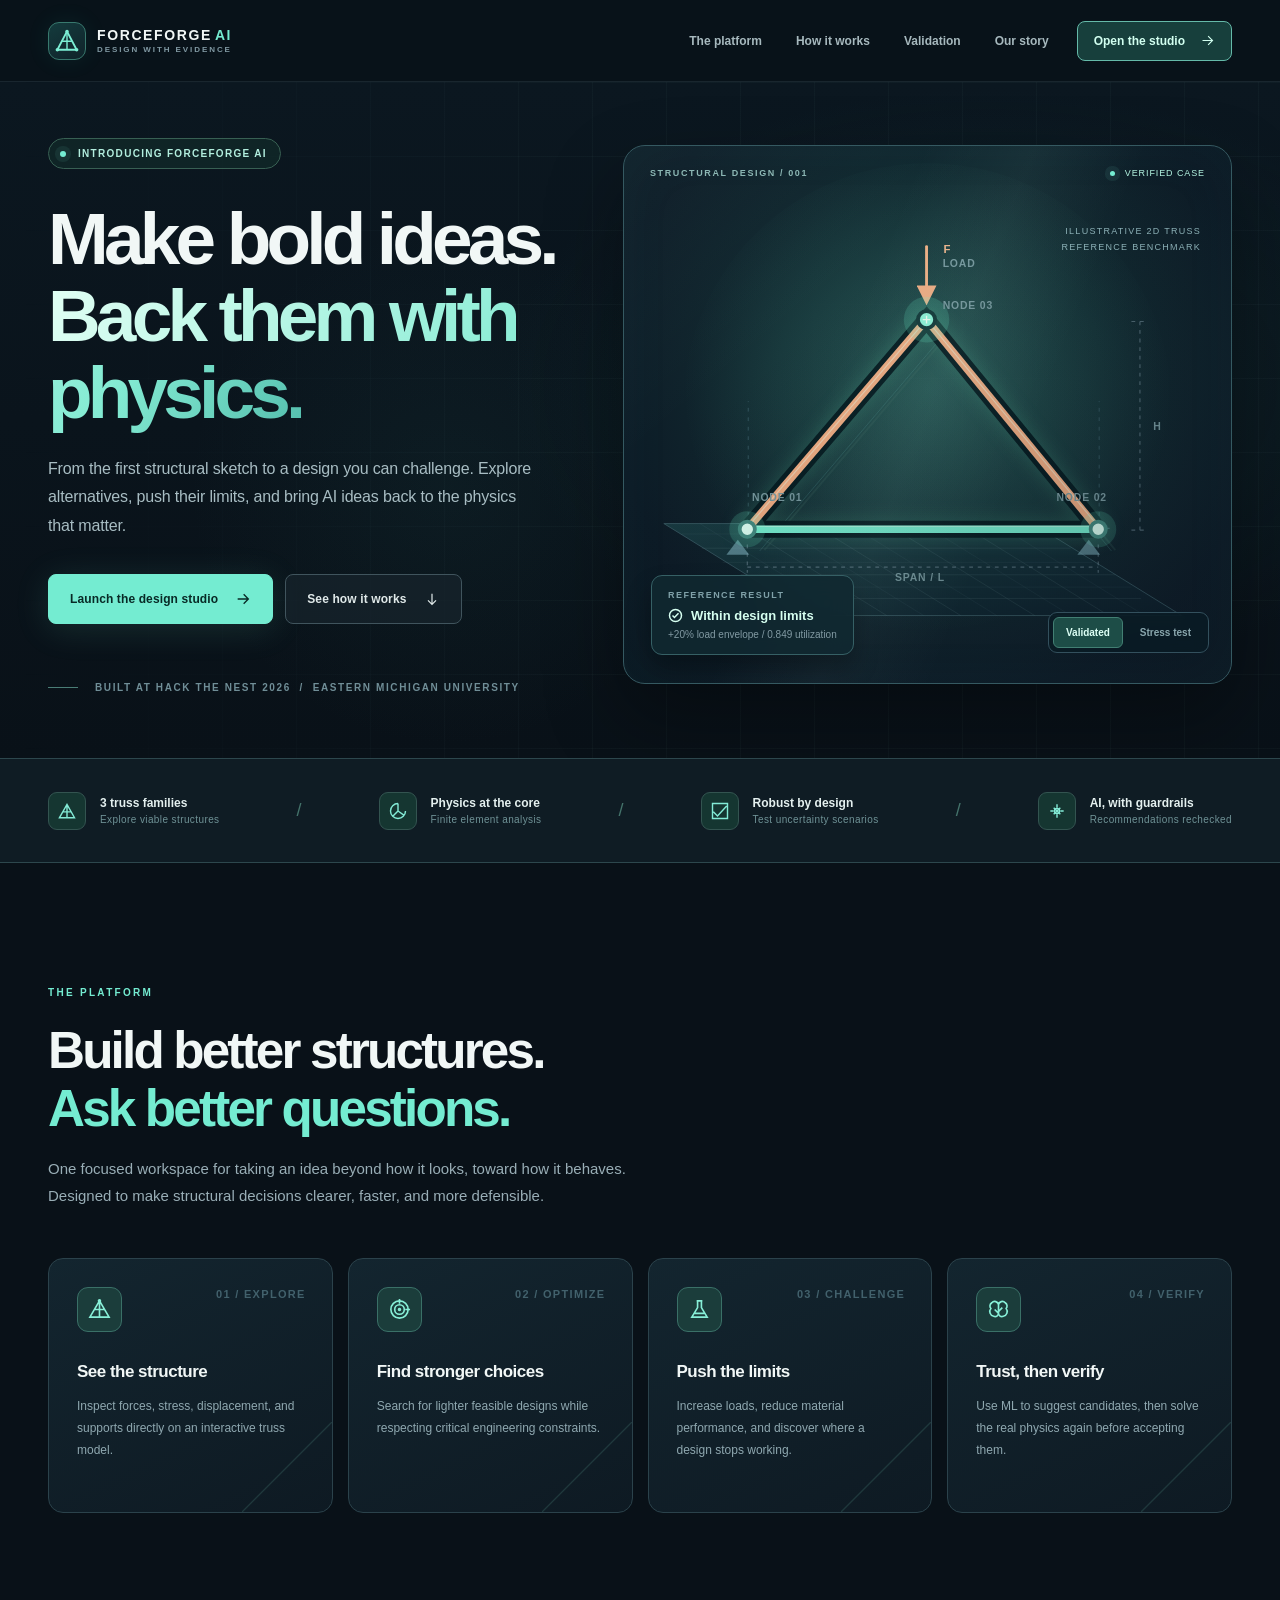
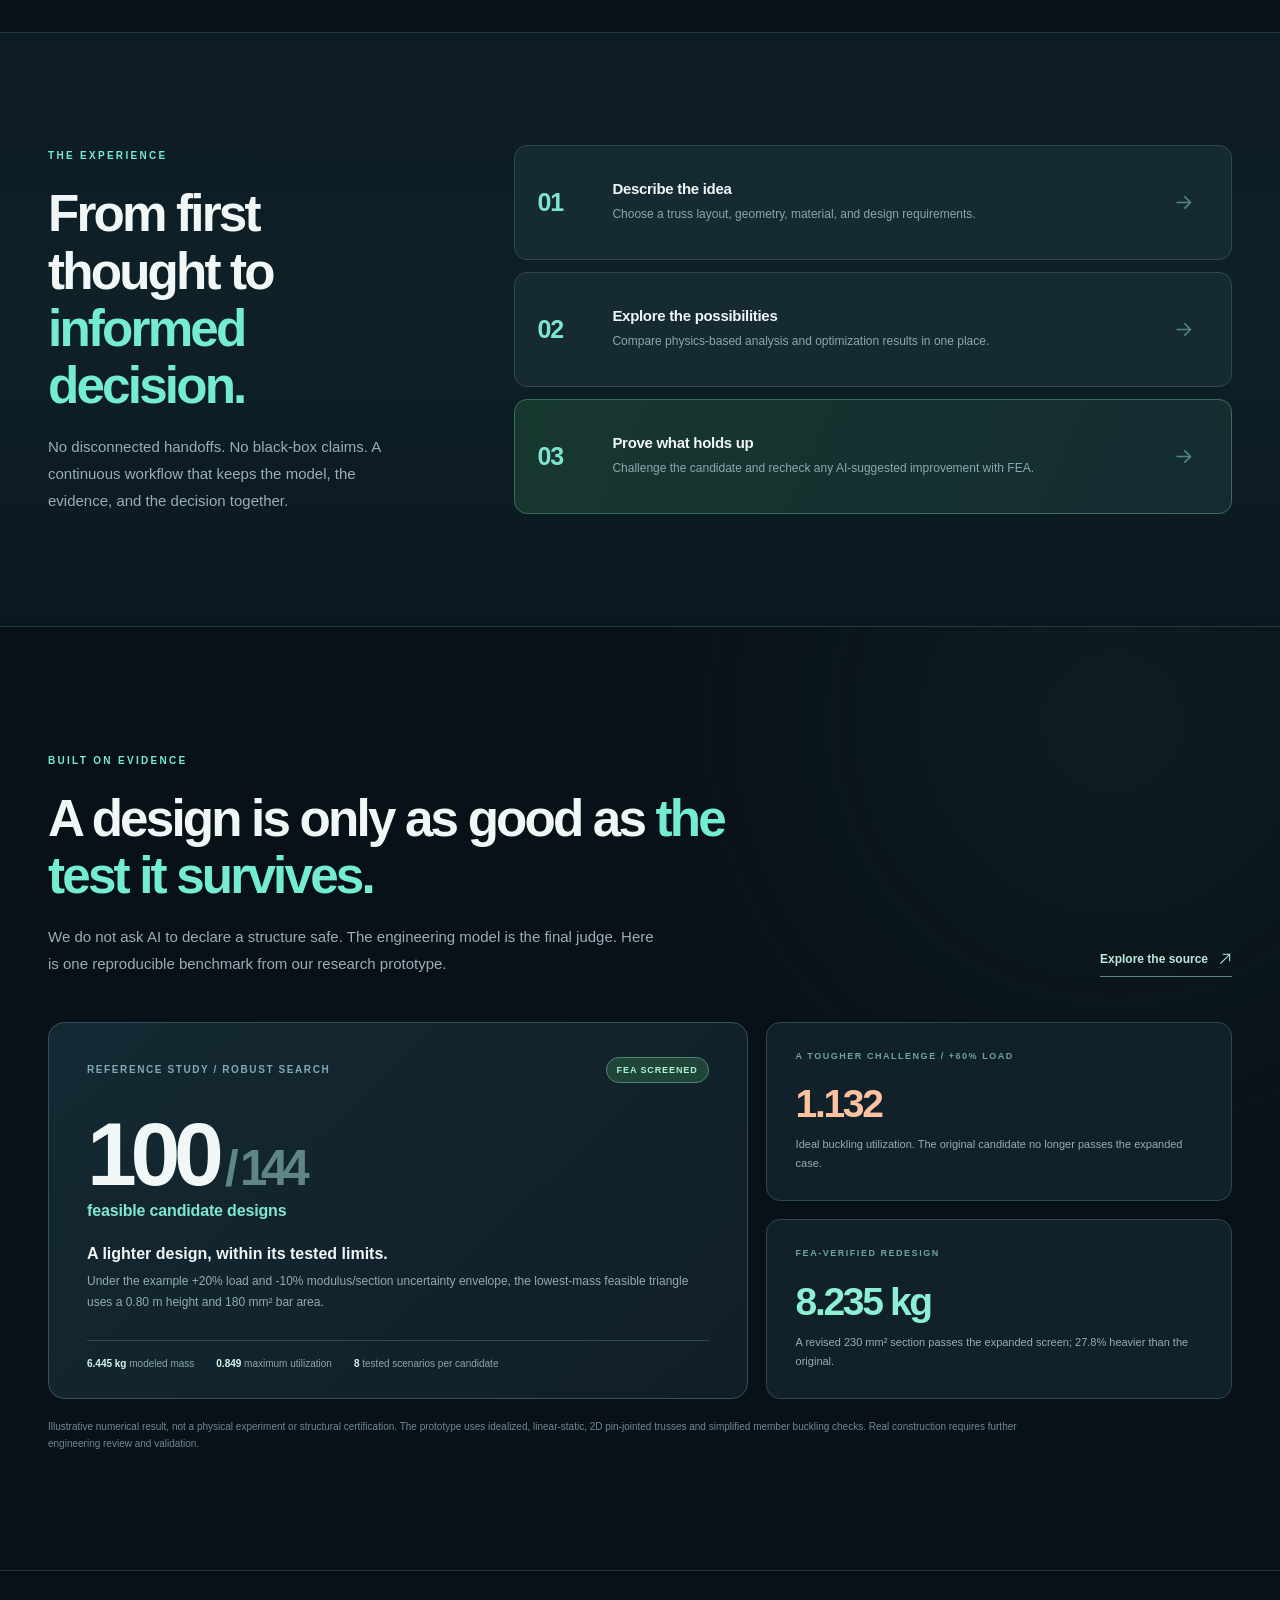
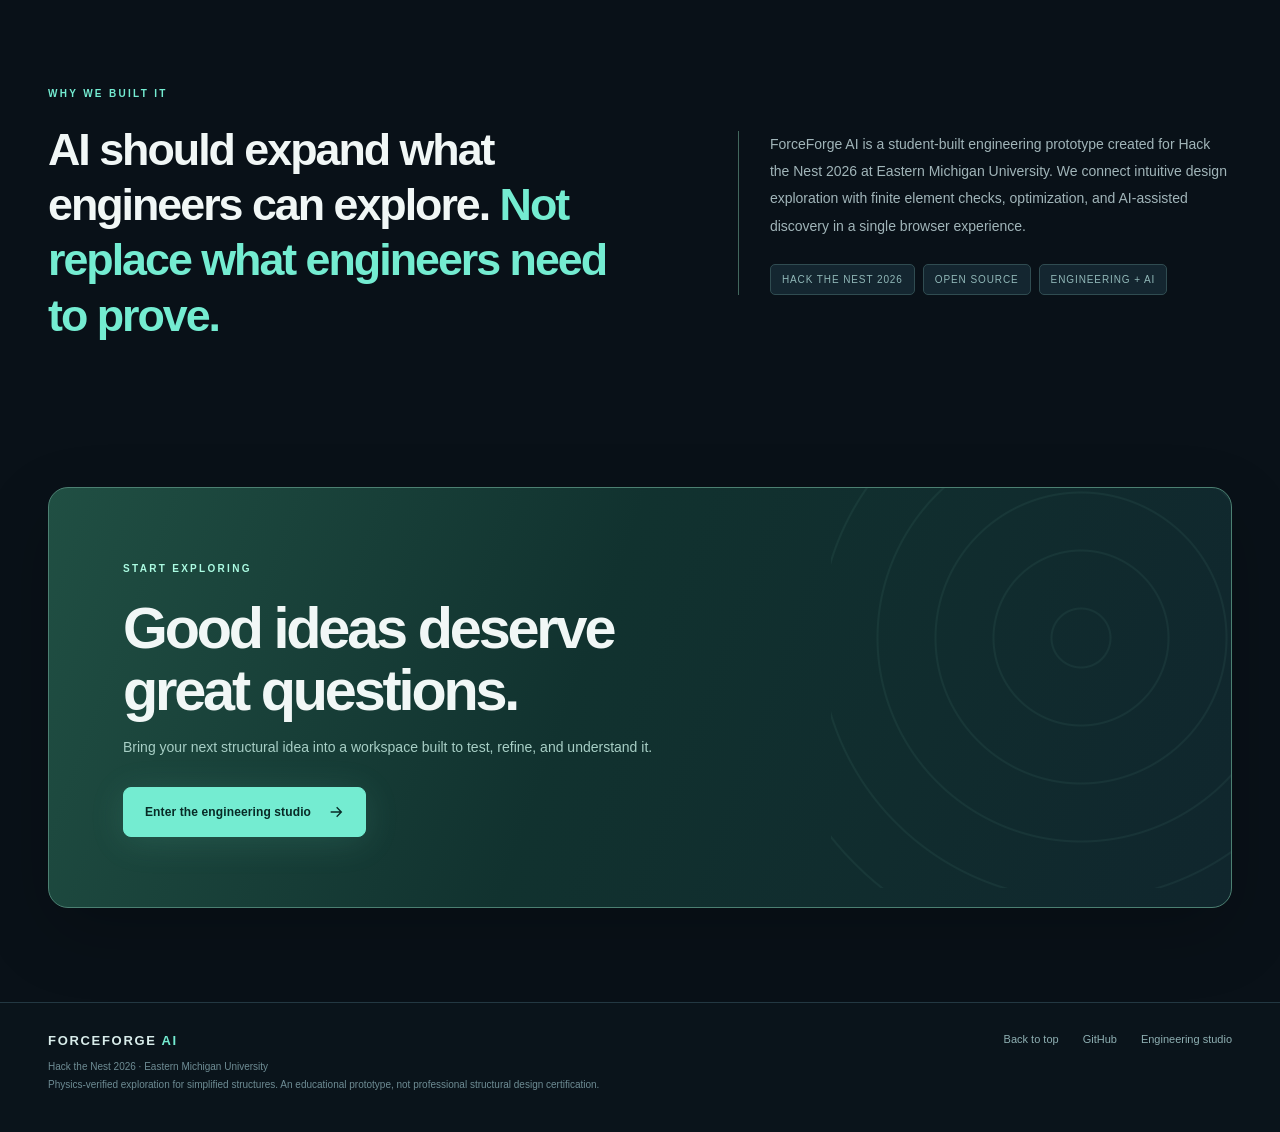
<file: landing/v0.1.html>
<!DOCTYPE html>
<html lang="en">
<head>
<meta charset="utf-8">
<meta name="viewport" content="width=device-width, initial-scale=1, viewport-fit=cover">
<meta name="theme-color" content="#091118">
<meta name="description" content="ForceForge AI is a physics-verified design studio for exploring, optimizing and challenging truss structures. AI proposes. Physics decides.">
<meta property="og:title" content="ForceForge AI | Design with evidence">
<meta property="og:description" content="From structural intuition to physics-verified design. Explore the ForceForge AI engineering studio.">
<title>ForceForge AI | Make bold ideas. Back them with physics.</title>
<style>
:root{color-scheme:dark;--bg:#091118;--bg-2:#0c1820;--surface:#11212a;--surface-2:#142731;--stroke:#29404a;--line:#213740;--ink:#f1f7f6;--pale:#d8e4e5;--muted:#8fa5ab;--mint:#74ecd1;--mint-2:#b0ffe8;--mint-dark:#17433e;--orange:#f4b082;font-family:Inter,-apple-system,BlinkMacSystemFont,"Segoe UI",Arial,sans-serif;font-synthesis:none}
*{box-sizing:border-box}
html{scroll-behavior:smooth;scroll-padding-top:94px}
body{margin:0;min-width:320px;background:var(--bg);color:var(--ink);overflow-x:hidden}
body::selection{background:#75edd3;color:#07231d}
a{text-decoration:none;color:inherit}button{font:inherit;cursor:pointer}button:focus-visible,a:focus-visible{outline:2px solid var(--mint);outline-offset:5px}svg{display:block}
.container{width:min(100% - 96px,1252px);margin-inline:auto}
.eyebrow{font-size:10px;letter-spacing:.23em;font-weight:800;color:var(--mint);text-transform:uppercase}
.dot{width:7px;height:7px;display:inline-block;background:var(--mint);border-radius:50%;box-shadow:0 0 0 5px #76edcd13}
.skip{position:fixed;left:14px;top:-70px;background:var(--mint);color:var(--bg);z-index:100;padding:12px 18px;border-radius:5px}.skip:focus{top:12px}
/* navigation */
.site-header{height:82px;position:sticky;top:0;z-index:30;background:#09131bd9;border-bottom:1px solid #31414b70;backdrop-filter:blur(18px);-webkit-backdrop-filter:blur(18px)}
.header-inner{height:100%;display:flex;align-items:center;gap:28px}.brand{display:inline-flex;align-items:center;gap:11px;flex:none}.brand-mark{width:38px;height:38px;border-radius:11px;border:1px solid #38796e;background:linear-gradient(150deg,#143b3d,#10232a);display:grid;place-items:center;box-shadow:0 0 25px #39e1c114}.brand-mark svg{width:28px;height:28px}.brand-wordmark{display:flex;flex-direction:column;gap:2px}.brand-wordmark strong{font-size:14px;letter-spacing:.115em;font-weight:850;white-space:nowrap}.brand-wordmark strong span{color:var(--mint);margin-left:3px}.brand-wordmark small{font-size:8px;letter-spacing:.24em;color:#8199a3;font-weight:760}.main-nav{display:flex;align-items:center;gap:34px;margin-left:auto}.main-nav a{font-size:12px;color:#a7b9be;font-weight:610;transition:color .2s;white-space:nowrap}.main-nav a:hover{color:var(--mint)}.main-nav .mobile-launch{display:none}.nav-cta{display:inline-flex;align-items:center;justify-content:center;gap:15px;font-size:12px;font-weight:750;border:1px solid #65baa9;background:#173f3c;color:#d2fff0;border-radius:8px;height:40px;padding:0 16px;white-space:nowrap;transition:background .2s,transform .2s}.nav-cta:hover{background:#23584f;transform:translateY(-1px)}.nav-cta svg{width:15px;height:15px}.menu-toggle{display:none;color:var(--pale);background:none;border:1px solid #38505a;border-radius:8px;width:40px;height:40px;align-items:center;justify-content:center;margin-left:auto}.menu-toggle svg{width:18px;height:18px}
/* hero */
.hero{position:relative;isolation:isolate;overflow:hidden;background:radial-gradient(ellipse 47% 55% at 77% 45%,#123d3d50,transparent 80%),linear-gradient(180deg,#0b1720 0%,#091118 100%)}
.hero:before{content:"";position:absolute;inset:0;z-index:-1;background-image:linear-gradient(#82b3b40b 1px,transparent 1px),linear-gradient(90deg,#82b3b40b 1px,transparent 1px);background-size:74px 74px;mask-image:linear-gradient(90deg,transparent 0%,black 45%,black 100%)}
.hero:after{content:"";position:absolute;inset:0;z-index:-1;background:radial-gradient(circle at 35% 60%,#2767631a,transparent 28%);pointer-events:none}
.hero-inner{min-height:676px;display:grid;grid-template-columns:.95fr 1.05fr;align-items:center;gap:24px;padding-top:54px;padding-bottom:65px}
.hero-copy{position:relative;z-index:2;padding-top:2px}.hero-kicker{display:inline-flex;align-items:center;gap:12px;border:1px solid #386053;background:#14322d86;border-radius:99px;padding:9px 13px 9px 11px;font-size:10px;font-weight:730;letter-spacing:.13em;color:#b2eede}.hero-kicker .dot{width:6px;height:6px}
h1{font-size:clamp(49px,5.7vw,80px);line-height:1.055;letter-spacing:-.066em;font-weight:760;margin:32px 0 23px;max-width:710px}h1 span{background:linear-gradient(120deg,#e2fff4,#84ebd3 72%,#55bfae);color:transparent;background-clip:text;-webkit-background-clip:text}
.hero-description{max-width:490px;font-size:16px;line-height:1.78;color:#a8bdc3;letter-spacing:-.01em;margin:0}
.hero-actions{display:flex;gap:12px;align-items:center;flex-wrap:wrap;margin-top:34px}.button{display:inline-flex;align-items:center;justify-content:center;gap:17px;min-height:50px;padding:0 21px;border-radius:8px;font-size:12px;font-weight:760;letter-spacing:.01em;transition:transform .2s,background .2s,border-color .2s}.button:hover{transform:translateY(-2px)}.button.primary{background:var(--mint);color:#082a26;border:1px solid var(--mint);box-shadow:0 5px 35px #74ecd120}.button.primary:hover{background:#a0ffe8}.button.secondary{background:#17242db3;border:1px solid #40545d;color:#e0e9e9}.button.secondary:hover{background:#22333c;border-color:#698b8b}.button .arrow{width:16px;height:16px;flex:none}
.hero-meta{display:flex;align-items:center;gap:17px;margin-top:58px}.meta-line{width:30px;height:1px;background:#4a7d76}.hero-meta p{font-size:10px;letter-spacing:.16em;font-weight:740;color:#708e97;margin:0;text-transform:uppercase}
.hero-art{position:relative;min-width:0;display:flex;justify-content:flex-end}.visual-shell{width:100%;max-width:641px;aspect-ratio:1.13;position:relative;overflow:hidden;background:radial-gradient(circle at 52% 42%,#204b4b9c 0%,#122c32 36%,#0d1b26 74%,#0b1821 100%);border:1px solid #355961;border-radius:22px;box-shadow:0 34px 80px #0005,inset 0 0 60px #4bc1ae0b;isolation:isolate}
.visual-shell:before{content:"";position:absolute;inset:0;background:linear-gradient(140deg,#b0ffeb0a,transparent 31%,#0e18244d 100%);pointer-events:none;z-index:4}.visual-shell:after{content:"";position:absolute;inset:-120%;background:linear-gradient(112deg,transparent 46%,#bcffed0d 50%,transparent 54%);animation:sweep 11s linear infinite;pointer-events:none;z-index:3}
.visual-topline{position:absolute;top:22px;left:26px;right:26px;display:flex;justify-content:space-between;align-items:center;z-index:7}.visual-label{font-size:9px;font-weight:800;letter-spacing:.18em;color:#8db8b5}.visual-status{font-size:9px;letter-spacing:.1em;color:#b4f5e2;display:flex;align-items:center;gap:10px}.visual-status .dot{width:5px;height:5px}
.structure{width:100%;height:100%;position:absolute;inset:0;z-index:1}.structure .truss-edge{stroke:#76edcf;stroke-width:8;stroke-linecap:round;transition:stroke .55s,filter .55s}.structure .edge-ghost{stroke:#071d22;stroke-width:18;stroke-linecap:round}.structure .edge-warm{stroke:#f0ad83}.structure .core-node{fill:#dcfff2;stroke:#438b80;stroke-width:4}.structure .inner-node{fill:#8ff4d8;stroke:#143a3a;stroke-width:4}.structure .node-halo{fill:#69efcc2c}.structure .load-arrow{stroke:#f1b186;stroke-width:3;stroke-linecap:round}.structure .load-label{fill:#eeb58c;font:700 12px Inter,Arial,sans-serif;letter-spacing:.1em}.structure .drawing-label{fill:#78999f;font:600 11px Inter,Arial,sans-serif;letter-spacing:.08em}.structure .terrain{stroke:#496e76;stroke-width:1;opacity:.44}.structure .grid-heavy{stroke:#597b80;opacity:.22}.structure .grid-soft{stroke:#597b80;opacity:.12}.structure .bracket{stroke:#718a97;stroke-width:1.2;fill:none;stroke-dasharray:4 5;opacity:.64}.truss-main{filter:drop-shadow(0 0 10px #6becb633)}
.visual-sticker{position:absolute;z-index:6;left:27px;bottom:28px;border:1px solid #366065;background:#112831df;backdrop-filter:blur(12px);border-radius:11px;padding:14px 16px;min-width:194px;box-shadow:0 14px 25px #0004}.sticker-label{font-size:9px;letter-spacing:.16em;font-weight:750;color:#80a1a9}.sticker-state{display:flex;align-items:center;gap:8px;margin-top:8px;font-size:13px;font-weight:750;color:#d6fff0}.sticker-state svg{height:15px;width:15px}.sticker-sub{font-size:10px;color:#839ba4;margin:6px 0 0}.visual-shell[data-case="challenge"] .truss-edge.edge-warm{stroke:#ee846f;filter:drop-shadow(0 0 5px #ed81666b)}.visual-shell[data-case="challenge"] .sticker-state{color:#ffc29b}.visual-shell[data-case="challenge"] .visual-status{color:#ffbe94}.visual-shell[data-case="challenge"] .visual-status .dot{background:var(--orange)}.visual-shell[data-case="challenge"] .visual-sticker{border-color:#9b655d}.visual-shell[data-case="challenge"] .scene-pass{display:none}.visual-shell:not([data-case="challenge"]) .scene-fail{display:none}.visual-shell[data-case="challenge"] .member-risk{stroke:#f08d77}
.visual-controls{position:absolute;right:22px;bottom:30px;z-index:8;display:flex;gap:4px;border:1px solid #33505d;border-radius:9px;background:#091b24c7;padding:4px;backdrop-filter:blur(8px)}.visual-controls button{border:1px solid transparent;background:transparent;color:#8aa7ae;border-radius:6px;padding:9px 12px;font-size:10px;font-weight:720;white-space:nowrap}.visual-controls button[aria-pressed="true"]{color:#ddfff5;background:#1d4d47;border-color:#427f73}.visual-controls button:hover{color:#e8fff8}.visual-edge-caption{position:absolute;z-index:7;top:77px;right:30px;font-size:9px;letter-spacing:.14em;color:#8cb0b6;text-align:right;line-height:1.8}
/* proof ticker */
.signal-strip{border-block:1px solid #2d474d;background:#0f1c24}.signals{min-height:103px;display:flex;align-items:center;justify-content:space-between;gap:30px}.signal{display:flex;align-items:center;gap:14px}.signal-icon{height:38px;width:38px;display:grid;place-items:center;border:1px solid #335450;background:#153631;border-radius:9px;color:#83ebd6}.signal-icon svg{width:20px;height:20px}.signal strong{display:block;color:#e4f0ef;font-size:12px;font-weight:730}.signal small{display:block;color:#6f9296;font-size:10px;margin-top:4px;letter-spacing:.04em}.signal-arrow{font-size:18px;color:#44736b}
/* sections */
.section{padding:119px 0}.section-heading{max-width:730px}.section-heading h2{font-size:clamp(36px,4vw,58px);font-weight:720;line-height:1.12;letter-spacing:-.055em;margin:22px 0 18px}.section-heading p{font-size:15px;line-height:1.8;color:#99aeb6;max-width:620px;margin:0}.accent{color:var(--mint)}
.features{display:grid;grid-template-columns:repeat(4,minmax(0,1fr));gap:15px;margin-top:49px}.feature-card{position:relative;overflow:hidden;min-height:255px;background:linear-gradient(155deg,#13252f,#0e1a23);border:1px solid #2b424b;border-radius:15px;padding:28px;transition:transform .25s,border-color .25s,background .25s}.feature-card:hover{transform:translateY(-6px);border-color:#487c77;background:linear-gradient(155deg,#17332f,#11232b)}.feature-icon{height:45px;width:45px;border-radius:11px;background:#1b3d3b;border:1px solid #3a7067;display:grid;place-items:center;color:#87efd7}.feature-icon svg{width:23px;height:23px}.feature-no{position:absolute;right:26px;top:29px;color:#42616c;font-size:11px;font-weight:760;letter-spacing:.12em}.feature-card h3{font-size:17px;letter-spacing:-.03em;margin:30px 0 13px;font-weight:740}.feature-card p{font-size:12px;line-height:1.85;color:#8fa8b0;margin:0}.feature-card .corner{position:absolute;bottom:0;right:0;width:90px;height:90px;opacity:.15;background:linear-gradient(135deg,transparent 49%,#78d8be 50%,transparent 51%)}
.workflow{padding:112px 0;background:linear-gradient(180deg,#0d1b24,#0f2027 48%,#0b1820);border-block:1px solid #233942}.workflow-layout{display:grid;grid-template-columns:.7fr 1.3fr;gap:80px;align-items:center}.workflow .section-heading h2{max-width:435px}.workflow .section-heading p{max-width:370px}.workflow-steps{display:grid;gap:12px}.step{position:relative;display:grid;grid-template-columns:56px 1fr 36px;gap:19px;align-items:center;min-height:115px;padding:21px 22px;border:1px solid #304951;background:#152a32;border-radius:13px}.step-number{font-size:25px;font-weight:690;color:#7fe4cf;letter-spacing:-.04em}.step h3{font-size:15px;margin:0 0 8px;letter-spacing:-.02em}.step p{margin:0;color:#8ca7af;line-height:1.6;font-size:12px}.step-arrow{width:21px;height:21px;opacity:.7;color:#6caeac}.step:last-child{border-color:#3a6d62;background:linear-gradient(115deg,#17382f,#152b31)}
.proof{padding:123px 0 118px;background:radial-gradient(circle at 87% 10%,#20493e38,transparent 33%),#091118}.proof-heading{display:flex;justify-content:space-between;align-items:end;gap:30px}.proof-heading .section-heading{max-width:710px}.text-link{display:inline-flex;align-items:center;gap:10px;border-bottom:1px solid #5b8a7c;color:#b9e9db;font-size:12px;font-weight:710;padding-bottom:10px;white-space:nowrap}.text-link:hover{color:#f4fff8}.text-link svg{width:14px;height:14px}.proof-grid{display:grid;grid-template-columns:1.2fr .8fr;gap:18px;margin-top:45px}.case-panel{border-radius:16px;border:1px solid #34515a;background:linear-gradient(137deg,#142933,#101e27);padding:34px 38px 29px;min-height:318px}.panel-top{display:flex;justify-content:space-between;align-items:center;gap:10px}.panel-code{color:#80abb0;font-size:10px;font-weight:800;letter-spacing:.16em}.panel-state{border:1px solid #4d8571;background:#214438;border-radius:99px;padding:7px 10px;color:#a6f5d0;font-size:9px;font-weight:800;letter-spacing:.1em}.panel-state.warn{border-color:#92634c;background:#3d2c29;color:#ffbd96}.case-number{font-size:clamp(60px,7vw,94px);letter-spacing:-.07em;line-height:1;margin:27px 0 3px;font-weight:720}.case-unit{color:#7fe8d0;font-size:16px;font-weight:720;letter-spacing:-.01em}.case-title{font-size:16px;font-weight:740;margin:25px 0 8px}.case-desc{font-size:12px;line-height:1.75;color:#92acb1;margin:0}.case-foot{display:flex;gap:22px;flex-wrap:wrap;border-top:1px solid #2d464f;margin-top:27px;padding-top:17px}.case-foot span{font-size:10px;color:#8da6ab}.case-foot strong{color:#d5f7e9;font-weight:760}.proof-aside{display:grid;grid-template-rows:1fr 1fr;gap:18px}.mini-proof{border:1px solid #2d4850;background:#11212a;border-radius:14px;padding:28px 29px;display:flex;flex-direction:column;justify-content:space-between}.mini-proof strong{font-size:39px;letter-spacing:-.06em;font-weight:720;line-height:1}.mini-proof p{font-size:11px;line-height:1.7;color:#95aeb3;margin:12px 0 0}.mini-proof .subtle{font-size:9px;letter-spacing:.17em;color:#70a2a3;font-weight:800}.mini-proof.orange strong{color:#ffc2a0}.method-note{font-size:10px;line-height:1.7;color:#6e8993;max-width:970px;margin:19px 0 0}
/* about + cta */
.about{border-top:1px solid #1e333e;padding:112px 0}.about-layout{display:grid;grid-template-columns:1.1fr .9fr;gap:86px;align-items:center}.about-quote{font-size:clamp(32px,3.5vw,48px);font-weight:650;letter-spacing:-.045em;line-height:1.23;margin:21px 0 0}.about-meta{border-left:1px solid #42675d;padding-left:31px}.about-meta p{font-size:14px;line-height:1.95;color:#a1b5b9;margin:0}.about-meta .tag-row{display:flex;gap:8px;flex-wrap:wrap;margin-top:24px}.tag{font-size:10px;letter-spacing:.09em;border:1px solid #304c51;background:#142630;color:#91b8b8;padding:9px 11px;border-radius:5px}
.final-cta{padding:32px 0 94px}.cta-box{overflow:hidden;border:1px solid #4c8072;border-radius:20px;padding:70px 74px;position:relative;background:linear-gradient(110deg,#204f43,#11322f 45%,#10262d);box-shadow:0 25px 70px #0003}.cta-box:after{content:"";position:absolute;right:-100px;top:-100px;width:500px;height:500px;background:repeating-radial-gradient(circle at center,transparent 0 28px,#8fe8cc22 29px 30px,transparent 31px 58px);opacity:.45;pointer-events:none}.cta-box .eyebrow{color:#abfbe2}.cta-box h2{font-size:clamp(39px,4.5vw,60px);max-width:700px;margin:21px 0 14px;line-height:1.09;letter-spacing:-.055em}.cta-box p{color:#a8cfc6;font-size:14px;line-height:1.7;max-width:550px;margin:0 0 27px}.cta-box .button{position:relative;z-index:2}
footer{border-top:1px solid #233842;padding:30px 0 38px;background:#0a141b}.footer-inner{display:flex;justify-content:space-between;align-items:start;gap:35px}.footer-brand{color:#d8ecea;font-size:13px;font-weight:800;letter-spacing:.13em}.footer-brand span{color:var(--mint)}.footer-copy{font-size:10px;color:#6e8c94;line-height:1.8;max-width:640px;margin-top:10px}.footer-links{display:flex;gap:24px;align-items:center;flex-wrap:wrap}.footer-links a{color:#8eafb2;font-size:11px}.footer-links a:hover{color:var(--mint)}
.reveal{opacity:1;transform:none}.js-animations .reveal{opacity:0;transform:translateY(22px);transition:opacity .7s ease,transform .7s ease}.reveal.is-visible{opacity:1;transform:translateY(0)}
@keyframes sweep{from{transform:translateX(-25%)}to{transform:translateX(25%)}}
@keyframes pulse{50%{opacity:.52;transform:scale(1.13)}}
.pulse-node{transform-box:fill-box;transform-origin:center;animation:pulse 2.6s ease-in-out infinite}
@media(max-width:1120px){.container{width:min(100% - 64px,1200px)}.main-nav{gap:22px}.hero-inner{min-height:620px;grid-template-columns:1fr 1fr}.hero-description{font-size:14px}.features{grid-template-columns:repeat(2,minmax(0,1fr))}.feature-card{min-height:215px}.workflow-layout{gap:45px}.visual-controls{right:15px;bottom:19px}.visual-sticker{left:15px;bottom:18px}}
@media(max-width:800px){.site-header{height:70px}.header-inner{gap:12px}.container{width:min(100% - 42px,680px)}.menu-toggle{display:flex}.nav-cta{display:none}.main-nav{display:none;position:absolute;top:69px;left:0;right:0;background:#0c1b24;flex-direction:column;align-items:stretch;margin:0;border-bottom:1px solid #365256;padding:14px 21px 23px;gap:0;box-shadow:0 25px 35px #0006}.main-nav.is-open{display:flex}.main-nav a{font-size:14px;padding:15px 10px}.main-nav .mobile-launch{display:block;color:var(--mint);font-weight:760}.hero-inner{grid-template-columns:1fr;gap:40px;padding-top:67px;padding-bottom:75px}.hero-copy{text-align:left}.hero-description{max-width:550px}.hero-meta{margin-top:42px}.hero-art{justify-content:center}.visual-shell{max-width:610px}.signals{display:grid;grid-template-columns:repeat(2,1fr);padding-top:23px;padding-bottom:23px;gap:25px}.signal-arrow{display:none}.section,.workflow,.proof,.about{padding:85px 0}.workflow-layout,.about-layout,.proof-grid{grid-template-columns:1fr;gap:35px}.workflow .section-heading h2{max-width:620px}.workflow .section-heading p{max-width:600px}.proof-heading{align-items:flex-start;flex-direction:column}.proof-aside{grid-template-columns:1fr 1fr;grid-template-rows:auto}.about-meta{margin-top:10px}.cta-box{padding:49px 35px}.final-cta{padding-bottom:62px}}
@media(max-width:530px){.container{width:calc(100% - 38px)}.brand-mark{height:34px;width:34px}.brand-wordmark strong{font-size:12px}.brand-wordmark small{font-size:7px}.hero-inner{padding-top:53px;gap:34px}.hero-kicker{font-size:9px;letter-spacing:.09em}h1{font-size:clamp(45px,11.2vw,61px);line-height:1.07;margin:23px 0 18px}.hero-description{font-size:14px;line-height:1.75}.hero-actions{margin-top:25px;gap:9px}.button{width:100%;min-height:48px}.hero-meta{margin-top:30px}.hero-meta p{font-size:9px}.visual-shell{aspect-ratio:.96;border-radius:15px}.visual-topline{top:16px;left:15px;right:15px}.visual-label{font-size:8px}.visual-status{font-size:8px}.visual-edge-caption{top:53px;right:15px;font-size:8px}.visual-sticker{min-width:0;padding:11px 12px;bottom:15px;left:12px}.sticker-label{font-size:8px}.sticker-state{font-size:10px}.sticker-sub{font-size:9px}.visual-controls{right:10px;bottom:15px;gap:2px}.visual-controls button{padding:8px 9px;font-size:9px}.signals{gap:24px 12px}.signal{gap:9px}.signal-icon{height:35px;width:35px}.signal strong{font-size:10px}.signal small{font-size:9px}.section,.workflow,.proof,.about{padding:75px 0}.section-heading h2{font-size:37px}.features{grid-template-columns:1fr;gap:10px;margin-top:35px}.feature-card{min-height:0;padding:25px}.feature-card h3{margin:21px 0 9px}.step{grid-template-columns:38px 1fr 17px;padding:19px 15px;gap:13px}.step-number{font-size:21px}.step h3{font-size:14px}.step p{font-size:11px}.case-panel{padding:25px 23px}.proof-aside{grid-template-columns:1fr;gap:12px}.mini-proof{min-height:140px;padding:23px}.about-layout{gap:20px}.about-meta{padding-left:19px}.about-quote{font-size:33px}.cta-box{padding:43px 24px}.cta-box h2{font-size:38px}.footer-inner{flex-direction:column;gap:19px}.footer-links{gap:18px}}
@media(prefers-reduced-motion:reduce){*,*:before,*:after{scroll-behavior:auto!important;animation:none!important;transition:none!important}.reveal{opacity:1;transform:none}}
</style>
</head>
<body>
<a class="skip" href="#main">Skip to content</a>
<header class="site-header">
  <div class="container header-inner">
    <a class="brand" href="#top" aria-label="ForceForge AI home">
      <span class="brand-mark"><svg viewBox="0 0 32 32" fill="none" aria-hidden="true"><path d="M5 26 16 5l11 21H5Z" stroke="#7cefd5" stroke-width="2.1" stroke-linejoin="round"/><path d="M10.4 16.2h11.2M16 5v21" stroke="#7cefd5" stroke-width="1.6"/><circle cx="5" cy="26" r="2" fill="#7cefd5"/><circle cx="27" cy="26" r="2" fill="#7cefd5"/><circle cx="16" cy="5" r="2" fill="#7cefd5"/></svg></span>
      <span class="brand-wordmark"><strong>FORCEFORGE<span>AI</span></strong><small>DESIGN WITH EVIDENCE</small></span>
    </a>
    <nav class="main-nav" id="mainNav" aria-label="Primary navigation">
      <a href="#platform">The platform</a><a href="#workflow">How it works</a><a href="#validation">Validation</a><a href="#about">Our story</a>
      <a href="/workspace" data-workspace-link class="mobile-launch">Open the studio</a>
    </nav>
    <a href="/workspace" data-workspace-link class="nav-cta">Open the studio <svg viewBox="0 0 24 24" fill="none" stroke="currentColor" stroke-width="1.8" aria-hidden="true"><path d="M4 12h16m-7-7 7 7-7 7"/></svg></a>
    <button type="button" class="menu-toggle" id="menuToggle" aria-label="Open navigation" aria-controls="mainNav" aria-expanded="false"><svg viewBox="0 0 24 24" fill="none" stroke="currentColor" stroke-width="2" stroke-linecap="round" aria-hidden="true"><path d="M4 7h16M4 12h16M4 17h16"/></svg></button>
  </div>
</header>
<main id="main">
  <section class="hero" id="top" aria-labelledby="heroTitle">
    <div class="container hero-inner">
      <div class="hero-copy">
        <div class="hero-kicker"><span class="dot"></span> INTRODUCING FORCEFORGE AI</div>
        <h1 id="heroTitle">Make bold ideas.<br><span>Back them with physics.</span></h1>
        <p class="hero-description">From the first structural sketch to a design you can challenge. Explore alternatives, push their limits, and bring AI ideas back to the physics that matter.</p>
        <div class="hero-actions"><a class="button primary" href="/workspace" data-workspace-link>Launch the design studio <svg class="arrow" viewBox="0 0 24 24" fill="none" stroke="currentColor" stroke-width="2" aria-hidden="true"><path d="M4 12h16m-7-7 7 7-7 7"/></svg></a><a class="button secondary" href="#workflow">See how it works <svg class="arrow" viewBox="0 0 24 24" fill="none" stroke="currentColor" stroke-width="1.8" aria-hidden="true"><path d="M12 4v16m-6-6 6 6 6-6"/></svg></a></div>
        <div class="hero-meta"><span class="meta-line"></span><p>Built at Hack the Nest 2026 &nbsp;/&nbsp; Eastern Michigan University</p></div>
      </div>
      <div class="hero-art" aria-label="Conceptual structural truss illustration. Toggle between a verified design and a more demanding challenge.">
        <div class="visual-shell" id="visualShell" data-case="design">
          <div class="visual-topline"><span class="visual-label">STRUCTURAL DESIGN / 001</span><span class="visual-status"><span class="dot"></span><span class="scene-pass">VERIFIED CASE</span><span class="scene-fail">CHALLENGED CASE</span></span></div>
          <div class="visual-edge-caption">ILLUSTRATIVE 2D TRUSS<br>REFERENCE BENCHMARK</div>
          <svg class="structure" viewBox="0 0 640 564" role="img" aria-label="A triangular engineering truss on a measurement grid, with stress-state colors and a downward load arrow">
            <defs>
              <linearGradient id="deck" x1="0" y1="0" x2="1" y2="1"><stop offset="0" stop-color="#1c4348"/><stop offset="1" stop-color="#0b1e2a"/></linearGradient>
              <radialGradient id="halo" cx="50%" cy="46%" r="50%"><stop offset="0" stop-color="#6fe5c9" stop-opacity=".19"/><stop offset="1" stop-color="#6fe5c9" stop-opacity="0"/></radialGradient>
              <marker id="loadhead" markerWidth="7" markerHeight="7" refX="5" refY="3.5" orient="auto"><path d="M0 0 7 3.5 0 7Z" fill="#f0ae85"/></marker>
            </defs>
            <circle cx="320" cy="275" r="258" fill="url(#halo)"/>
            <g class="floor" aria-hidden="true">
              <path d="M42 397 431 397 588 494 199 494Z" fill="url(#deck)" stroke="#40646d" stroke-width="1" opacity=".76"/>
              <path class="grid-heavy" d="M120 397 277 494M198 397 355 494M276 397 433 494M354 397 511 494M82 423h389M123 451h395M161 476h384" fill="none"/>
              <path class="grid-soft" d="M80 397 237 494M159 397 316 494M236 397 393 494M314 397 471 494M392 397 549 494M61 408h392M104 438h390M142 464h393" fill="none"/>
            </g>
            <g aria-hidden="true" opacity=".77">
              <path d="M131 409V268M501 409V268" stroke="#3d626b" stroke-dasharray="4 6"/>
              <path d="M123 402h389" stroke="#5c8390" stroke-width="1"/>
              <path d="M130 416 320 193 501 416" fill="none" stroke="#5ea49f" stroke-width="1" opacity=".32" transform="translate(13 10)"/>
              <path d="M130 410 320 187 500 410" fill="none" stroke="#4d796e" stroke-width="2" opacity=".25" transform="translate(18 15)"/>
            </g>
            <g class="truss-main" fill="none">
              <path class="edge-ghost" d="M130 403H500M130 403 319 182 500 403"/>
              <path class="truss-edge" d="M130 403H500"/>
              <path class="truss-edge edge-warm member-risk" d="M130 403 319 182"/>
              <path class="truss-edge edge-warm member-risk" d="M319 182 500 403"/>
              <path d="M131 400H500M131 400 319 182 500 400" stroke="#e8fff1" stroke-width="1.2" opacity=".42"/>
            </g>
            <g aria-hidden="true">
              <path d="M319 105v56" class="load-arrow" fill="none" marker-end="url(#loadhead)"/>
              <text x="337" y="112" class="load-label">F</text><text x="336" y="126" class="drawing-label">LOAD</text>
              <path d="M130 419v30M500 419v30M130 443h370" class="bracket"/>
              <text x="312" y="458" text-anchor="middle" class="drawing-label">SPAN / L</text>
              <path d="M535 184h16M535 404h16M544 184v220" class="bracket"/>
              <text x="558" y="298" class="drawing-label">H</text>
              <path d="M120 414l-12 16h24Z" fill="#79a9b6" opacity=".65"/><path d="M490 414l-12 16h24Z" fill="#79a9b6" opacity=".65"/>
              <circle cx="130" cy="403" r="19" class="node-halo"/><circle cx="500" cy="403" r="19" class="node-halo"/><circle cx="319" cy="182" r="24" class="node-halo pulse-node"/>
              <circle cx="130" cy="403" r="8" class="core-node"/><circle cx="500" cy="403" r="8" class="core-node"/><circle cx="319" cy="182" r="9" class="inner-node"/>
              <path d="M315 182h8M319 178v8" stroke="#effff4" stroke-width="1.4"/>
            </g>
            <g aria-hidden="true"><text x="135" y="373" class="drawing-label">NODE 01</text><text x="456" y="373" class="drawing-label">NODE 02</text><text x="336" y="171" class="drawing-label">NODE 03</text></g>
          </svg>
          <div class="visual-sticker" aria-live="polite"><div class="sticker-label">REFERENCE RESULT</div><div class="sticker-state scene-pass"><svg viewBox="0 0 20 20" fill="none" stroke="currentColor" stroke-width="2" aria-hidden="true"><circle cx="10" cy="10" r="8"/><path d="m6 10 2.6 2.6L14 7"/></svg> Within design limits</div><div class="sticker-state scene-fail"><svg viewBox="0 0 20 20" fill="none" stroke="currentColor" stroke-width="2" aria-hidden="true"><path d="M10 2 19 18H1L10 2Z"/><path d="M10 7v5m0 3v1"/></svg> Redesign required</div><p class="sticker-sub scene-pass">+20% load envelope / 0.849 utilization</p><p class="sticker-sub scene-fail">+60% load / 1.132 buckling utilization</p></div>
          <div class="visual-controls" role="group" aria-label="Reference scenario"><button type="button" data-case="design" aria-pressed="true">Validated</button><button type="button" data-case="challenge" aria-pressed="false">Stress test</button></div>
        </div>
      </div>
    </div>
  </section>
  <div class="signal-strip" aria-label="Product principles"><div class="container signals">
    <div class="signal"><span class="signal-icon"><svg viewBox="0 0 24 24" fill="none" stroke="currentColor" stroke-width="1.7" aria-hidden="true"><path d="M3 20 12 4l9 16H3ZM7 13h10M12 4v16"/></svg></span><span><strong>3 truss families</strong><small>Explore viable structures</small></span></div><span class="signal-arrow" aria-hidden="true">/</span>
    <div class="signal"><span class="signal-icon"><svg viewBox="0 0 24 24" fill="none" stroke="currentColor" stroke-width="1.7" aria-hidden="true"><path d="M12 3a9 9 0 1 0 9 9M12 3v9l7 5M12 12l-6 6"/></svg></span><span><strong>Physics at the core</strong><small>Finite element analysis</small></span></div><span class="signal-arrow" aria-hidden="true">/</span>
    <div class="signal"><span class="signal-icon"><svg viewBox="0 0 24 24" fill="none" stroke="currentColor" stroke-width="1.7" aria-hidden="true"><path d="M4 13 9 18 20 6M3 3h18v18H3z"/></svg></span><span><strong>Robust by design</strong><small>Test uncertainty scenarios</small></span></div><span class="signal-arrow" aria-hidden="true">/</span>
    <div class="signal"><span class="signal-icon"><svg viewBox="0 0 24 24" fill="none" stroke="currentColor" stroke-width="1.7" aria-hidden="true"><path d="M12 4v4M12 16v4M4 12h4M16 12h4M8 8l8 8M16 8l-8 8"/><circle cx="12" cy="12" r="3"/></svg></span><span><strong>AI, with guardrails</strong><small>Recommendations rechecked</small></span></div>
  </div></div>
  <section class="section" id="platform" aria-labelledby="platformTitle"><div class="container">
    <div class="section-heading reveal"><span class="eyebrow">THE PLATFORM</span><h2 id="platformTitle">Build better structures.<br><span class="accent">Ask better questions.</span></h2><p>One focused workspace for taking an idea beyond how it looks, toward how it behaves. Designed to make structural decisions clearer, faster, and more defensible.</p></div>
    <div class="features">
      <article class="feature-card reveal"><span class="feature-no">01 / EXPLORE</span><span class="feature-icon"><svg viewBox="0 0 24 24" fill="none" stroke="currentColor" stroke-width="1.7" aria-hidden="true"><path d="M2 20 12 3l10 17H2ZM7 12h10M12 3v17"/><circle cx="12" cy="3" r="1" fill="currentColor"/></svg></span><h3>See the structure</h3><p>Inspect forces, stress, displacement, and supports directly on an interactive truss model.</p><span class="corner"></span></article>
      <article class="feature-card reveal"><span class="feature-no">02 / OPTIMIZE</span><span class="feature-icon"><svg viewBox="0 0 24 24" fill="none" stroke="currentColor" stroke-width="1.7" aria-hidden="true"><circle cx="12" cy="12" r="9"/><circle cx="12" cy="12" r="5"/><circle cx="12" cy="12" r="1"/><path d="M12 1v5M23 12h-5"/></svg></span><h3>Find stronger choices</h3><p>Search for lighter feasible designs while respecting critical engineering constraints.</p><span class="corner"></span></article>
      <article class="feature-card reveal"><span class="feature-no">03 / CHALLENGE</span><span class="feature-icon"><svg viewBox="0 0 24 24" fill="none" stroke="currentColor" stroke-width="1.7" aria-hidden="true"><path d="M9 3h6M10 3v7L4 20h16l-6-10V3M7 16h10"/></svg></span><h3>Push the limits</h3><p>Increase loads, reduce material performance, and discover where a design stops working.</p><span class="corner"></span></article>
      <article class="feature-card reveal"><span class="feature-no">04 / VERIFY</span><span class="feature-icon"><svg viewBox="0 0 24 24" fill="none" stroke="currentColor" stroke-width="1.7" aria-hidden="true"><path d="M12 7A4 4 0 0 0 5 5a4 4 0 0 0-1 6 5 5 0 0 0 3 8c2 1 5 0 5-3V7ZM12 7a4 4 0 0 1 7-2 4 4 0 0 1 1 6 5 5 0 0 1-3 8c-2 1-5 0-5-3V7Z"/><path d="m8 12 3 3 5-5"/></svg></span><h3>Trust, then verify</h3><p>Use ML to suggest candidates, then solve the real physics again before accepting them.</p><span class="corner"></span></article>
    </div>
  </div></section>
  <section class="workflow" id="workflow" aria-labelledby="workflowTitle"><div class="container workflow-layout">
    <div class="section-heading reveal"><span class="eyebrow">THE EXPERIENCE</span><h2 id="workflowTitle">From first thought to <span class="accent">informed decision.</span></h2><p>No disconnected handoffs. No black-box claims. A continuous workflow that keeps the model, the evidence, and the decision together.</p></div>
    <div class="workflow-steps">
      <article class="step reveal"><span class="step-number">01</span><div><h3>Describe the idea</h3><p>Choose a truss layout, geometry, material, and design requirements.</p></div><svg class="step-arrow" viewBox="0 0 24 24" fill="none" stroke="currentColor" stroke-width="1.8" aria-hidden="true"><path d="M4 12h16m-7-7 7 7-7 7"/></svg></article>
      <article class="step reveal"><span class="step-number">02</span><div><h3>Explore the possibilities</h3><p>Compare physics-based analysis and optimization results in one place.</p></div><svg class="step-arrow" viewBox="0 0 24 24" fill="none" stroke="currentColor" stroke-width="1.8" aria-hidden="true"><path d="M4 12h16m-7-7 7 7-7 7"/></svg></article>
      <article class="step reveal"><span class="step-number">03</span><div><h3>Prove what holds up</h3><p>Challenge the candidate and recheck any AI-suggested improvement with FEA.</p></div><svg class="step-arrow" viewBox="0 0 24 24" fill="none" stroke="currentColor" stroke-width="1.8" aria-hidden="true"><path d="M4 12h16m-7-7 7 7-7 7"/></svg></article>
    </div>
  </div></section>
  <section class="proof" id="validation" aria-labelledby="proofTitle"><div class="container">
    <div class="proof-heading"><div class="section-heading reveal"><span class="eyebrow">BUILT ON EVIDENCE</span><h2 id="proofTitle">A design is only as good as <span class="accent">the test it survives.</span></h2><p>We do not ask AI to declare a structure safe. The engineering model is the final judge. Here is one reproducible benchmark from our research prototype.</p></div><a class="text-link" href="https://github.com/NeonGrade/ForceForge-AI" target="_blank" rel="noopener noreferrer">Explore the source <svg viewBox="0 0 24 24" fill="none" stroke="currentColor" stroke-width="1.8" aria-hidden="true"><path d="M4 20 20 4M8 4h12v12"/></svg></a></div>
    <div class="proof-grid">
      <article class="case-panel reveal"><div class="panel-top"><span class="panel-code">REFERENCE STUDY / ROBUST SEARCH</span><span class="panel-state">FEA SCREENED</span></div><div class="case-number">100<span style="color:#5f8587;font-size:.55em"> / 144</span></div><div class="case-unit">feasible candidate designs</div><h3 class="case-title">A lighter design, within its tested limits.</h3><p class="case-desc">Under the example +20% load and -10% modulus/section uncertainty envelope, the lowest-mass feasible triangle uses a 0.80 m height and 180 mm&sup2; bar area.</p><div class="case-foot"><span><strong>6.445 kg</strong> modeled mass</span><span><strong>0.849</strong> maximum utilization</span><span><strong>8</strong> tested scenarios per candidate</span></div></article>
      <div class="proof-aside">
        <article class="mini-proof orange reveal"><div class="subtle">A TOUGHER CHALLENGE / +60% LOAD</div><div><strong>1.132</strong><p>Ideal buckling utilization. The original candidate no longer passes the expanded case.</p></div></article>
        <article class="mini-proof reveal"><div class="subtle">FEA-VERIFIED REDESIGN</div><div><strong style="color:#8defd3">8.235 kg</strong><p>A revised 230 mm&sup2; section passes the expanded screen; 27.8% heavier than the original.</p></div></article>
      </div>
    </div>
    <p class="method-note">Illustrative numerical result, not a physical experiment or structural certification. The prototype uses idealized, linear-static, 2D pin-jointed trusses and simplified member buckling checks. Real construction requires further engineering review and validation.</p>
  </div></section>
  <section class="about" id="about" aria-labelledby="aboutTitle"><div class="container about-layout">
    <div class="reveal"><span class="eyebrow">WHY WE BUILT IT</span><h2 class="about-quote" id="aboutTitle">AI should expand what engineers can explore. <span class="accent">Not replace what engineers need to prove.</span></h2></div>
    <div class="about-meta reveal"><p>ForceForge AI is a student-built engineering prototype created for Hack the Nest 2026 at Eastern Michigan University. We connect intuitive design exploration with finite element checks, optimization, and AI-assisted discovery in a single browser experience.</p><div class="tag-row"><span class="tag">HACK THE NEST 2026</span><span class="tag">OPEN SOURCE</span><span class="tag">ENGINEERING + AI</span></div></div>
  </div></section>
  <section class="final-cta" aria-labelledby="finalTitle"><div class="container"><div class="cta-box"><span class="eyebrow">START EXPLORING</span><h2 id="finalTitle">Good ideas deserve<br>great questions.</h2><p>Bring your next structural idea into a workspace built to test, refine, and understand it.</p><a class="button primary" href="/workspace" data-workspace-link>Enter the engineering studio <svg class="arrow" viewBox="0 0 24 24" fill="none" stroke="currentColor" stroke-width="2" aria-hidden="true"><path d="M4 12h16m-7-7 7 7-7 7"/></svg></a></div></div></section>
</main>
<footer><div class="container footer-inner"><div><div class="footer-brand">FORCEFORGE <span>AI</span></div><div class="footer-copy">Hack the Nest 2026 &middot; Eastern Michigan University<br>Physics-verified exploration for simplified structures. An educational prototype, not professional structural design certification.</div></div><div class="footer-links"><a href="#top">Back to top</a><a href="https://github.com/NeonGrade/ForceForge-AI" target="_blank" rel="noopener noreferrer">GitHub</a><a href="/workspace" data-workspace-link>Engineering studio</a></div></div></footer>
<script>
(() => {
  'use strict';
  // The landing page stays usable as a standalone file or from the local Python server.
  const workspaceHref = location.protocol === 'file:' ? 'http://127.0.0.1:8000/workspace' : '/workspace';
  document.querySelectorAll('[data-workspace-link]').forEach(link => link.href = workspaceHref);

  const shell = document.getElementById('visualShell');
  document.querySelectorAll('[data-case]').forEach(button => {
    if (button.tagName !== 'BUTTON') return;
    button.addEventListener('click', () => {
      const next = button.dataset.case;
      shell.dataset.case = next;
      document.querySelectorAll('.visual-controls button').forEach(other => other.setAttribute('aria-pressed', String(other === button)));
    });
  });

  const toggle = document.getElementById('menuToggle');
  const menu = document.getElementById('mainNav');
  function closeMenu(){menu.classList.remove('is-open');toggle.setAttribute('aria-expanded','false');toggle.setAttribute('aria-label','Open navigation');}
  toggle.addEventListener('click', () => {
    const isOpen = menu.classList.toggle('is-open');
    toggle.setAttribute('aria-expanded',String(isOpen));
    toggle.setAttribute('aria-label',isOpen ? 'Close navigation' : 'Open navigation');
  });
  menu.querySelectorAll('a').forEach(anchor => anchor.addEventListener('click',closeMenu));
  document.addEventListener('keydown', event => {if (event.key === 'Escape') closeMenu();});

  const reveals = document.querySelectorAll('.reveal');
  if ('IntersectionObserver' in window && !matchMedia('(prefers-reduced-motion: reduce)').matches) {
    document.documentElement.classList.add('js-animations');
    const observer = new IntersectionObserver(entries => entries.forEach(entry => {
      if(entry.isIntersecting){entry.target.classList.add('is-visible');observer.unobserve(entry.target);}
    }),{threshold:.08,rootMargin:'0px 0px 25px 0px'});
    reveals.forEach(el => observer.observe(el));
  } else reveals.forEach(el => el.classList.add('is-visible'));
})();
</script>
</body>
</html>
</file>
